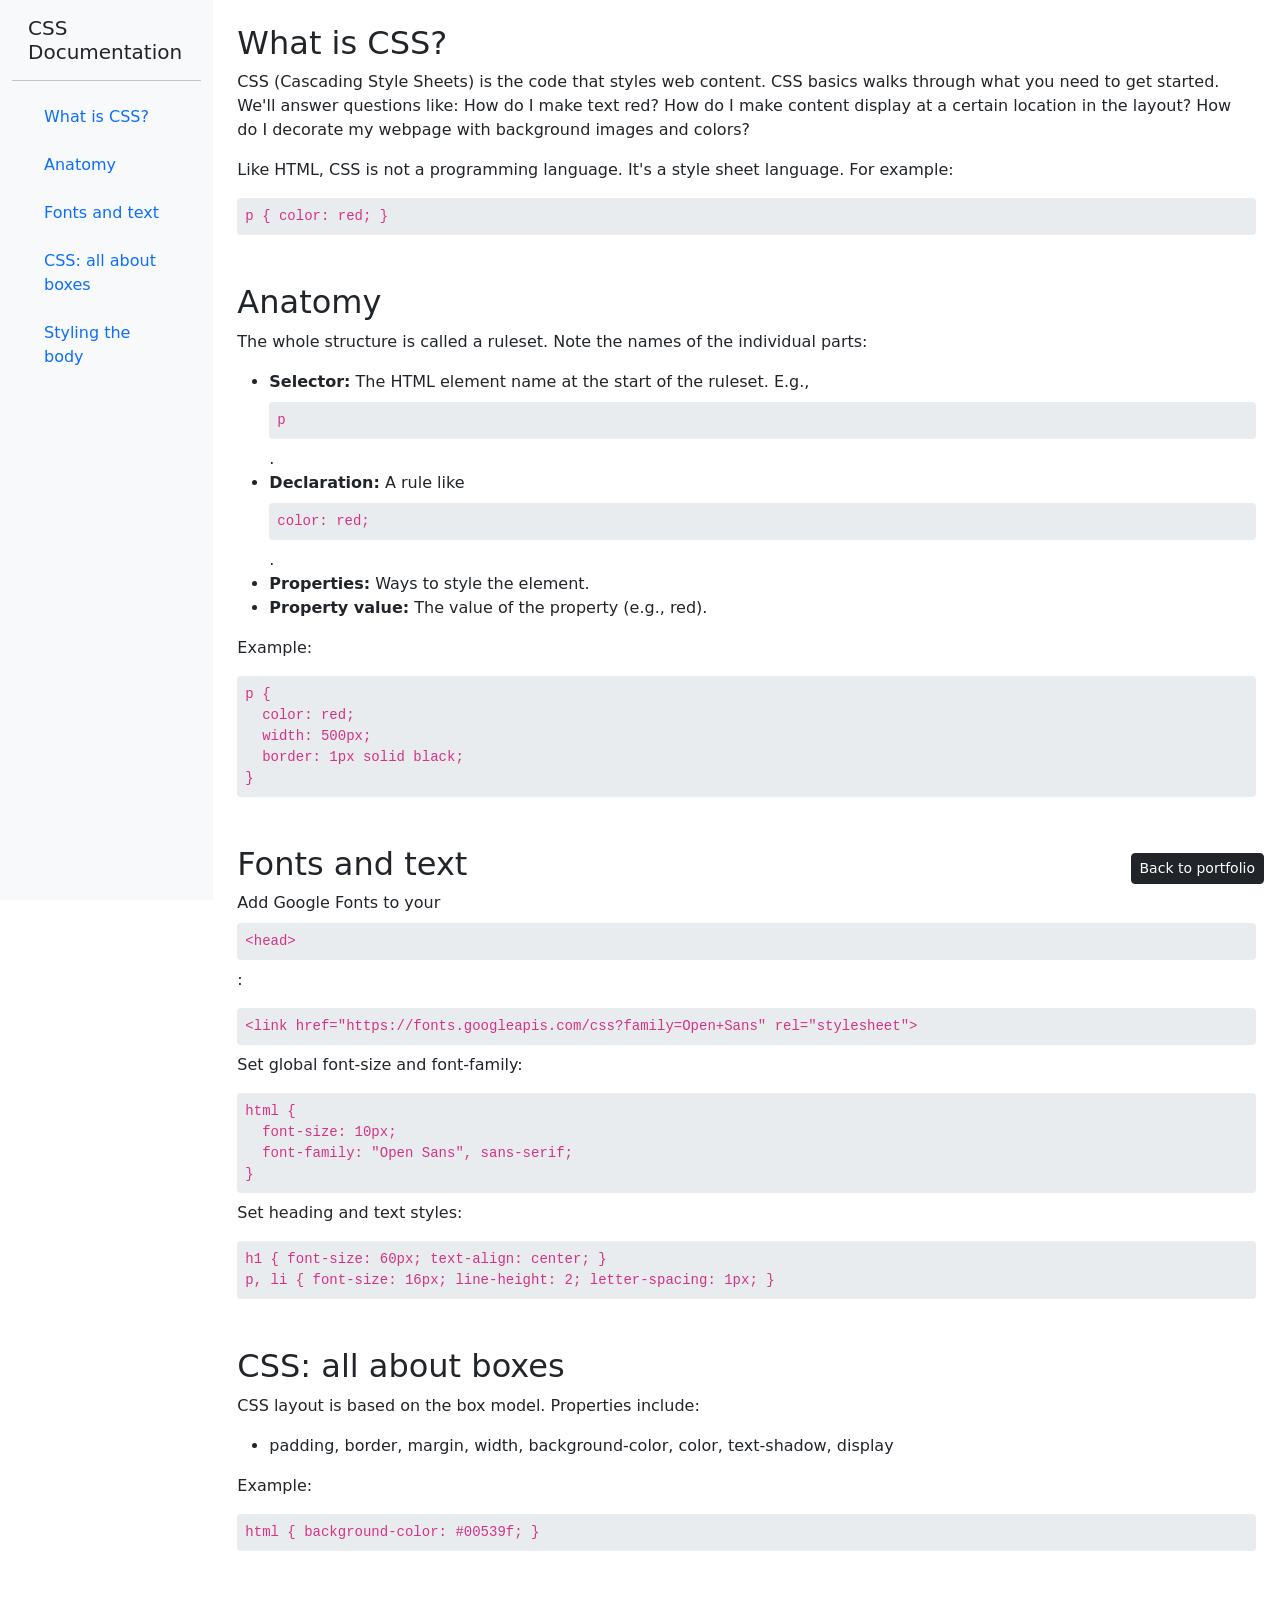
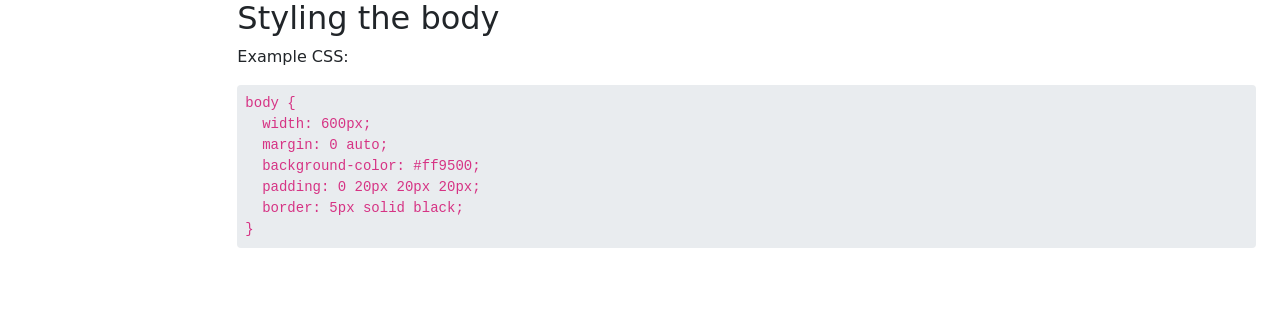
<file: proyectos/doc-page/index.html>
<!DOCTYPE html>
<html lang="en">

<head>
    <meta charset="UTF-8">
    <meta name="viewport" content="width=device-width, initial-scale=1.0">
    <title>CSS Documentation Page</title>
    <link rel="stylesheet" href="documentationpage.css">
    <link href="https://cdn.jsdelivr.net/npm/bootstrap@5.3.2/dist/css/bootstrap.min.css" rel="stylesheet">

</head>

<body>
    <a href="../../index.html" class="btn btn-dark btn-sm position-fixed bottom-0 end-0 m-3">
        Back to portfolio
    </a>
    <div class="container-fluid">
        <div class="row">
            <nav id="navbar" class="col-md-3 col-lg-2 d-md-block bg-light sidebar collapse">
                <div class="position-sticky">
                    <h5 class="px-3">CSS Documentation</h5>
                    <hr>
                    <div class="nav flex-column px-3">
                        <a class="nav-link" href="#What_is_CSS?">What is CSS?</a>
                        <a class="nav-link" href="#Anatomy">Anatomy</a>
                        <a class="nav-link" href="#Fonts_and_text">Fonts and text</a>
                        <a class="nav-link" href="#CSS:_all_about_boxes">CSS: all about boxes</a>
                        <a class="nav-link" href="#Styling_the_body">Styling the body</a>
                    </div>
                </div>
            </nav>
            <main id="main-doc" class="col-md-9 ms-sm-auto col-lg-10 px-md-4 py-4">
                <section id="What_is_CSS?" class="mb-5">
                    <h2>What is CSS?</h2>
                    <p>CSS (Cascading Style Sheets) is the code that styles web content. CSS basics walks through what
                        you need to get started. We'll answer questions like: How do I make text red?
                        How do I make content display at a certain location in the layout? How do I decorate my webpage
                        with background images and colors?</p>
                    <p>Like HTML, CSS is not a programming language. It's a style sheet language. For example:</p>
                    <code>p { color: red; }</code>
                </section>

                <section id="Anatomy" class="mb-5">
                    <h2>Anatomy</h2>
                    <p>The whole structure is called a ruleset. Note the names of the individual parts:</p>
                    <ul>
                        <li><strong>Selector:</strong> The HTML element name at the start of the ruleset. E.g.,
                            <code>p</code>.
                        </li>
                        <li><strong>Declaration:</strong> A rule like <code>color: red;</code>.</li>
                        <li><strong>Properties:</strong> Ways to style the element.</li>
                        <li><strong>Property value:</strong> The value of the property (e.g., red).</li>
                    </ul>
                    <p>Example:</p>
                    <code>
p {<br>
&nbsp;&nbsp;color: red;<br>
&nbsp;&nbsp;width: 500px;<br>
&nbsp;&nbsp;border: 1px solid black;<br>
}
          </code>
                </section>

                <section id="Fonts_and_text" class="mb-5">
                    <h2>Fonts and text</h2>
                    <p>Add Google Fonts to your <code>&lt;head&gt;</code>:</p>
                    <code>&lt;link href="https://fonts.googleapis.com/css?family=Open+Sans" rel="stylesheet"&gt;</code>
                    <p>Set global font-size and font-family:</p>
                    <code>
html {<br>
&nbsp;&nbsp;font-size: 10px;<br>
&nbsp;&nbsp;font-family: "Open Sans", sans-serif;<br>
}
          </code>
                    <p>Set heading and text styles:</p>
                    <code>
h1 { font-size: 60px; text-align: center; }<br>
p, li { font-size: 16px; line-height: 2; letter-spacing: 1px; }
          </code>
                </section>

                <section id="CSS:_all_about_boxes" class="mb-5">
                    <h2>CSS: all about boxes</h2>
                    <p>CSS layout is based on the box model. Properties include:</p>
                    <ul>
                        <li>padding, border, margin, width, background-color, color, text-shadow, display</li>
                    </ul>
                    <p>Example:</p>
                    <code>html { background-color: #00539f; }</code>
                </section>

                <section id="Styling_the_body" class="mb-5">
                    <h2>Styling the body</h2>
                    <p>Example CSS:</p>
                    <code>
body {<br>
&nbsp;&nbsp;width: 600px;<br>
&nbsp;&nbsp;margin: 0 auto;<br>
&nbsp;&nbsp;background-color: #ff9500;<br>
&nbsp;&nbsp;padding: 0 20px 20px 20px;<br>
&nbsp;&nbsp;border: 5px solid black;<br>
}
          </code>
                </section>
            </main>
        </div>
    </div>

    <script src="https://cdn.jsdelivr.net/npm/bootstrap@5.3.2/dist/js/bootstrap.bundle.min.js"></script>
</body>

</html>
</file>
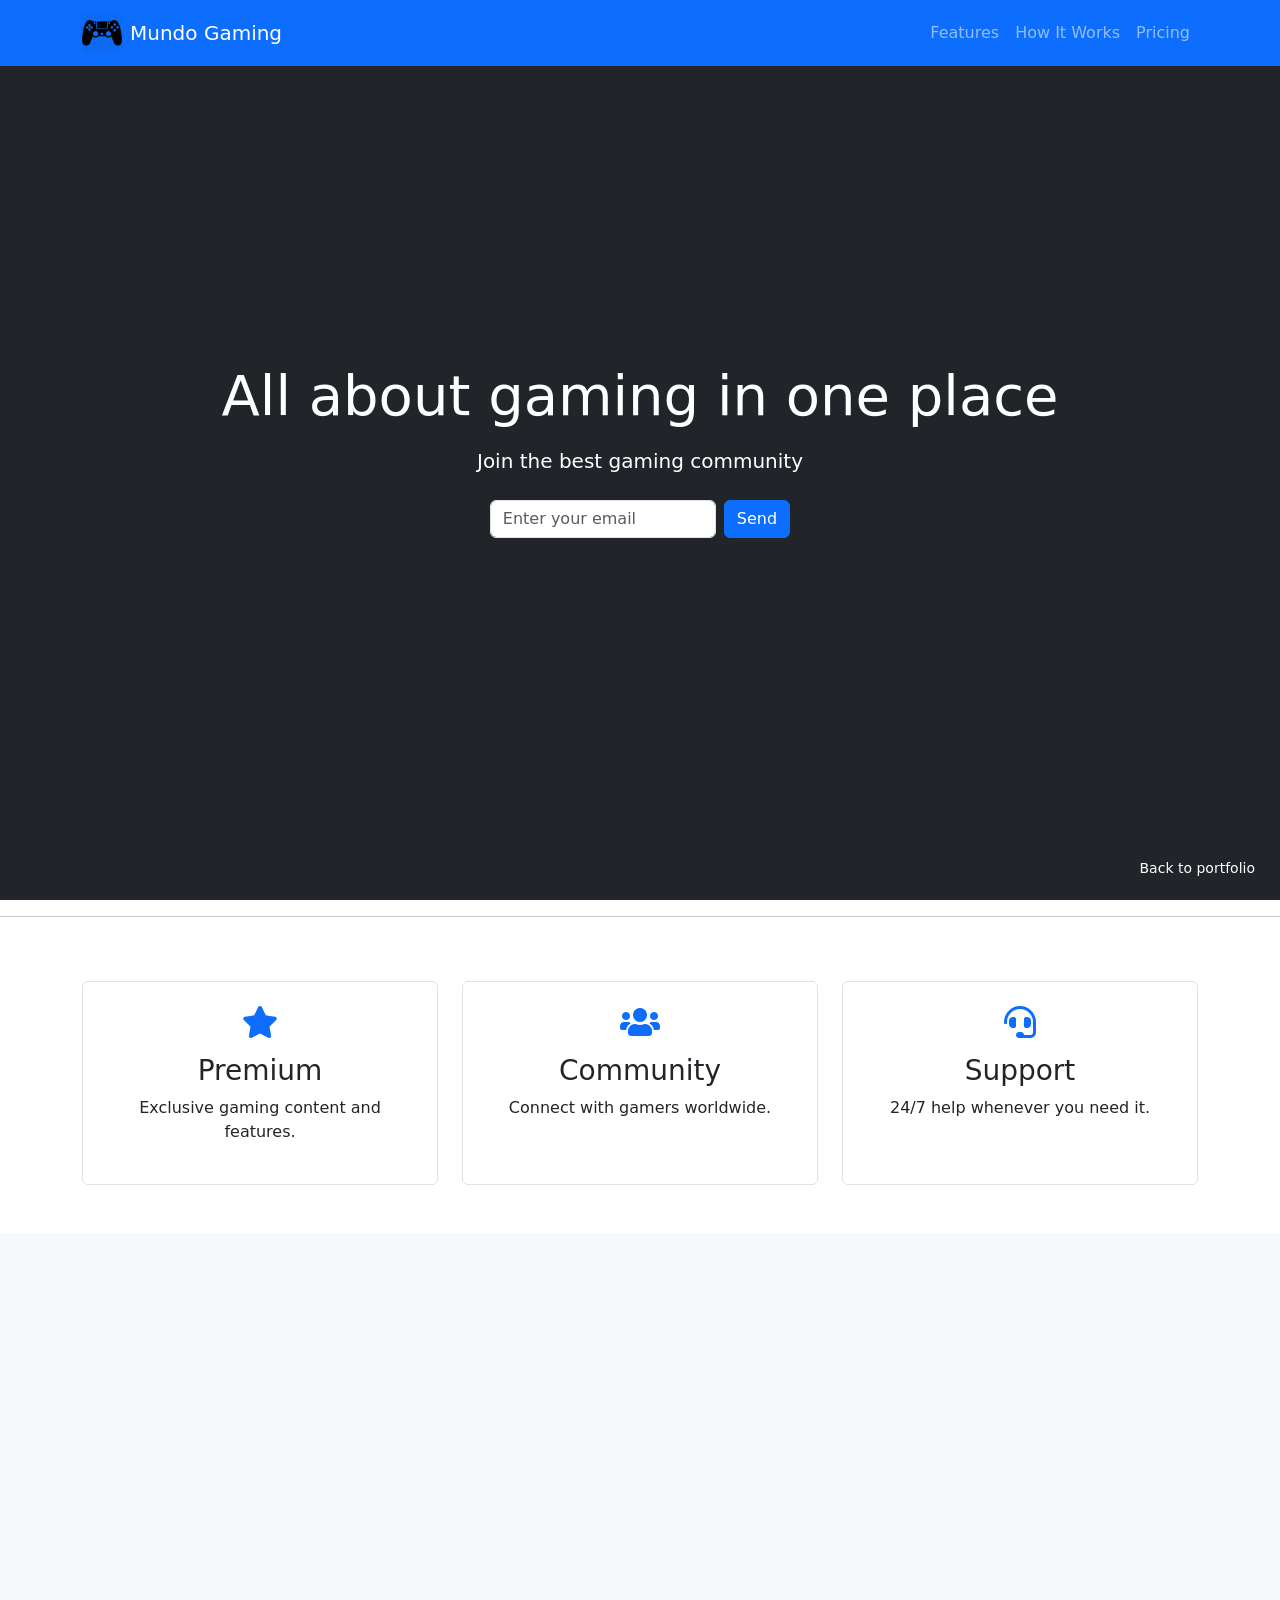
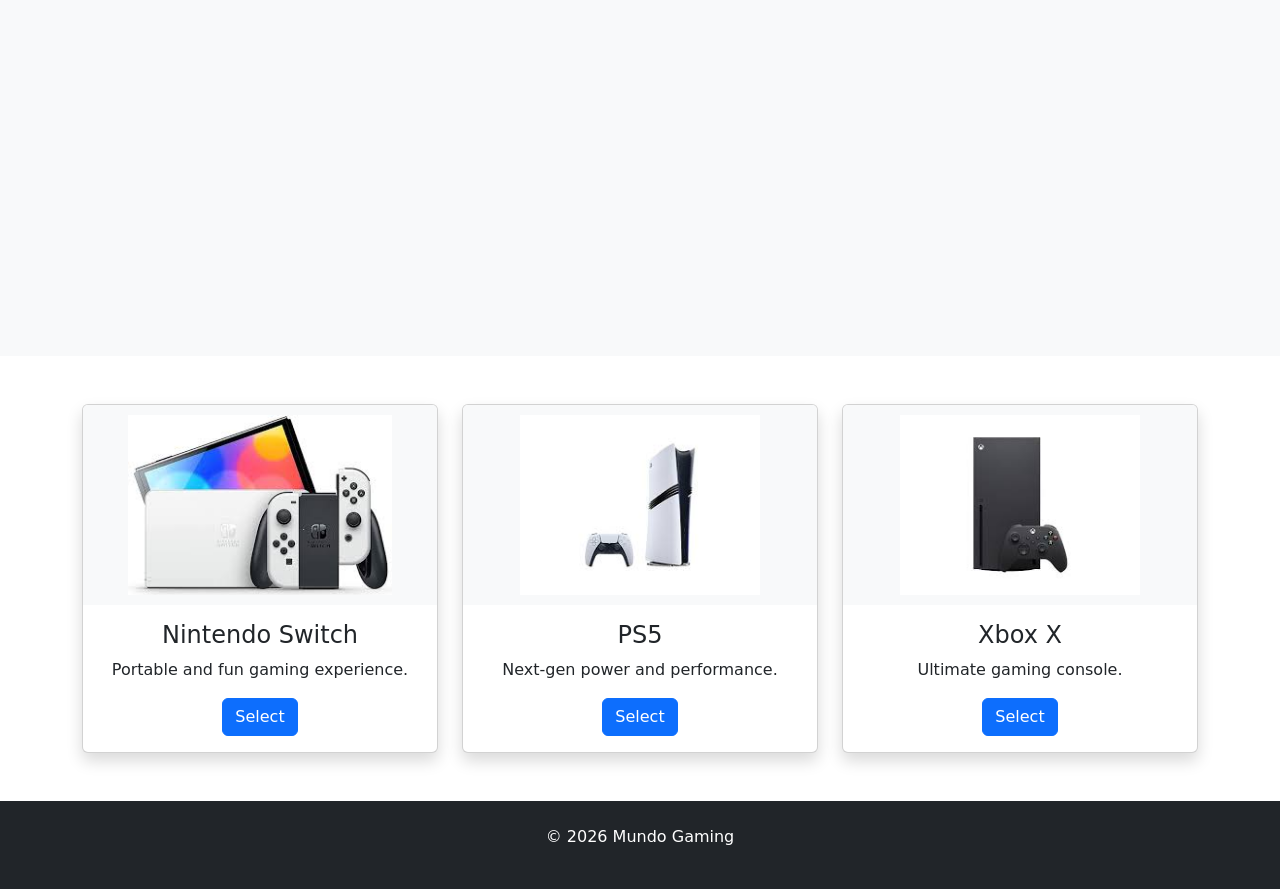
<file: proyectos/landing-page/index.html>
<!DOCTYPE html>
<html lang="en">

<head>
    <meta charset="UTF-8">
    <meta name="viewport" content="width=device-width, initial-scale=1.0">
    <title>Landpage</title>
    <link href="https://cdn.jsdelivr.net/npm/bootstrap@5.3.2/dist/css/bootstrap.min.css" rel="stylesheet">
    <link rel="stylesheet" href="landpage.css">
    <link rel="stylesheet" href="https://use.fontawesome.com/releases/v5.12.1/css/all.css" crossorigin="anonymous">
</head>

<body>
    <a href="../../index.html" class="btn btn-dark btn-sm position-fixed bottom-0 end-0 m-3">
        Back to portfolio
    </a>
    <header>
        <nav class="navbar navbar-expand-lg navbar-dark bg-primary fixed-top">
            <div class="container">

                <a class="navbar-brand d-flex align-items-center gap-2" href="#">
                    <img src="[data-uri]"
                        width="40">
                    Mundo Gaming
                </a>
                <button class="navbar-toggler" data-bs-toggle="collapse" data-bs-target="#nav">
                    <span class="navbar-toggler-icon"></span>
                </button>

                <div class="collapse navbar-collapse" id="nav">
                    <ul class="navbar-nav ms-auto">
                        <li class="nav-item"><a class="nav-link" href="#first-section">Features</a></li>
                        <li class="nav-item"><a class="nav-link" href="#second-section">How It Works</a></li>
                        <li class="nav-item"><a class="nav-link" href="#third-section">Pricing</a></li>
                    </ul>
                </div>

            </div>
        </nav>

    </header>
    <main id="main-doc">
        <section class="vh-100 d-flex align-items-center text-center bg-dark text-white">
            <div class="container">
                <h1 class="display-4 mb-3">All about gaming in one place</h1>
                <p class="lead mb-4">Join the best gaming community</p>

                <form class="d-flex justify-content-center gap-2 flex-wrap">
                    <input type="email" class="form-control w-auto" placeholder="Enter your email">
                    <button class="btn btn-primary">Send</button>
                </form>
            </div>
        </section>
        <hr>
        <section id="first-section" class="py-5">
            <div class="container text-center">
                <div class="row g-4">
                    <div class="col-md-4">
                        <div class="p-4 border rounded h-100">
                            <i class="fas fa-star fa-2x mb-3 text-primary"></i>
                            <h3>Premium</h3>
                            <p>Exclusive gaming content and features.</p>
                        </div>
                    </div>
                    <div class="col-md-4">
                        <div class="p-4 border rounded h-100">
                            <i class="fas fa-users fa-2x mb-3 text-primary"></i>
                            <h3>Community</h3>
                            <p>Connect with gamers worldwide.</p>
                        </div>
                    </div>
                    <div class="col-md-4">
                        <div class="p-4 border rounded h-100">
                            <i class="fas fa-headset fa-2x mb-3 text-primary"></i>
                            <h3>Support</h3>
                            <p>24/7 help whenever you need it.</p>
                        </div>
                    </div>
                </div>
            </div>
        </section>
        <section id="second-section" class="py-5 bg-light">
            <div class="container text-center">
                <div class="ratio ratio-16x9">
                    <iframe src="https://www.youtube.com/watch?v=RkC0l4iekYo&pp=0gcJCdYKAYcqIYzv"
                        allowfullscreen></iframe>
                </div>
            </div>
        </section>
        <section id="third-section" class="py-5">
            <div class="container">
                <div class="row g-4 text-center">
                    <div class="col-md-4">
                        <div class="card h-100 shadow">
                            <img src="[data-uri]"
                                class="card-img-top" alt="Nintendo Switch">
                            <div class="card-body">
                                <h4 class="card-title">Nintendo Switch</h4>
                                <p class="card-text">Portable and fun gaming experience.</p>
                                <button class="btn btn-primary">Select</button>
                            </div>
                        </div>
                    </div>
                    <div class="col-md-4">
                        <div class="card h-100 shadow">
                            <img src="[data-uri]"
                                class="card-img-top" alt="PS5">
                            <div class="card-body">
                                <h4 class="card-title">PS5</h4>
                                <p class="card-text">Next-gen power and performance.</p>
                                <button class="btn btn-primary">Select</button>
                            </div>
                        </div>
                    </div>
                    <div class="col-md-4">
                        <div class="card h-100 shadow">
                            <img src="[data-uri]"
                                class="card-img-top" alt="Xbox Series X">
                            <div class="card-body">
                                <h4 class="card-title">Xbox X</h4>
                                <p class="card-text">Ultimate gaming console.</p>
                                <button class="btn btn-primary">Select</button>
                            </div>
                        </div>
                    </div>
                </div>
            </div>
        </section>
    </main>
    <footer class="bg-dark text-white text-center py-4">
        <p>© 2026 Mundo Gaming</p>
    </footer>
</body>

</html>
</file>
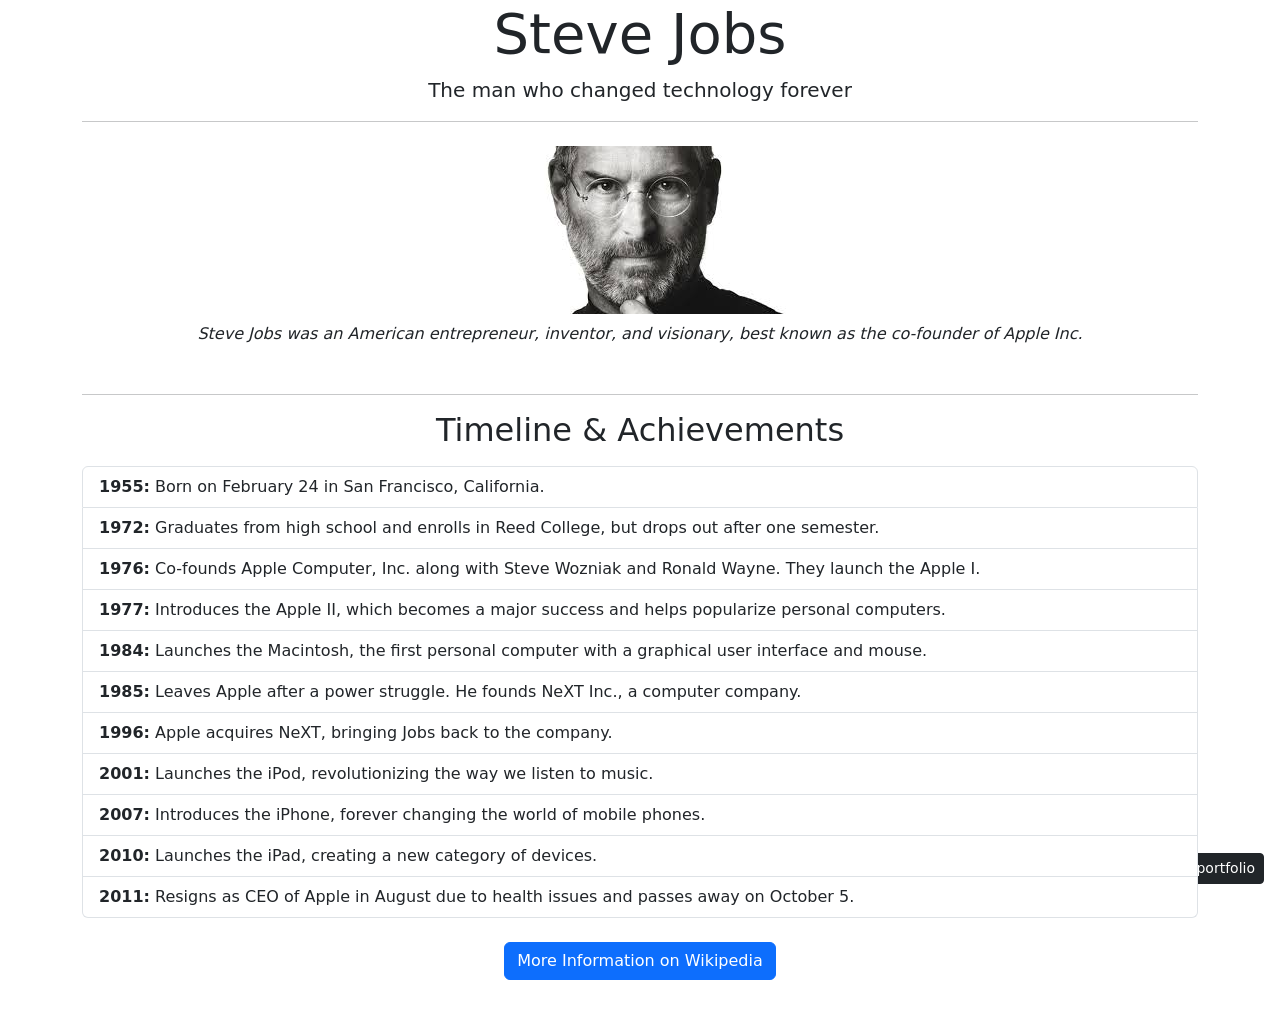
<file: proyectos/tribute-page/index.html>
<!DOCTYPE html>
<html lang="en">

<head>
    <meta charset="UTF-8">
    <meta name="viewport" content="width=device-width, initial-scale=1.0">
    <!-- <link rel="stylesheet" href="page.css"> -->
    <title>Tribute Page</title>
    <link href="https://cdn.jsdelivr.net/npm/bootstrap@5.3.2/dist/css/bootstrap.min.css" rel="stylesheet">
</head>

<body>

    <a href="../../index.html" class="btn btn-dark btn-sm position-fixed bottom-0 end-0 m-3">
        Back to portfolio
    </a>
    <main class="container">

        <header class="text-center mb-4">
            <h1 id="title" class="display-4">Steve Jobs</h1>
            <p class="lead">The man who changed technology forever</p>
            <hr>
        </header>

        <div id="img-div" class="text-center mb-5">
            <img id="image"
                src="[data-uri]"></img>

            <figcaption id="img-caption" class="mt-2 fst-italic">
                Steve Jobs was an American entrepreneur, inventor, and visionary, best known as the co-founder of Apple
                Inc.
            </figcaption>
        </div>
        <hr>
        </hr>
        <section id="tribute-info" class="mb-5">
            <h2 class="mb-3 text-center">Timeline & Achievements</h2>
            <ul class="list-group">
                <li class="list-group-item"><b>1955:</b> Born on February 24 in San Francisco, California.</li>
                <li class="list-group-item"><b>1972:</b> Graduates from high school and enrolls in Reed College, but
                    drops out after one semester.</li>
                <li class="list-group-item"><b>1976:</b> Co-founds Apple Computer, Inc. along with Steve Wozniak and
                    Ronald Wayne. They launch the Apple I.</li>
                <li class="list-group-item"><b>1977:</b> Introduces the Apple II, which becomes a major success and
                    helps popularize personal computers.</li>
                <li class="list-group-item"><b>1984:</b> Launches the Macintosh, the first personal computer with a
                    graphical user interface and mouse.</li>
                <li class="list-group-item"><b>1985:</b> Leaves Apple after a power struggle. He founds NeXT Inc., a
                    computer company.</li>
                <li class="list-group-item"><b>1996:</b> Apple acquires NeXT, bringing Jobs back to the company.</li>
                <li class="list-group-item"><b>2001:</b> Launches the iPod, revolutionizing the way we listen to music.
                </li>
                <li class="list-group-item"><b>2007:</b> Introduces the iPhone, forever changing the world of mobile
                    phones.</li>
                <li class="list-group-item"><b>2010:</b> Launches the iPad, creating a new category of devices.</li>
                <li class="list-group-item"><b>2011:</b> Resigns as CEO of Apple in August due to health issues and
                    passes away on October 5.</li>
            </ul>


            <div class="text-center mt-4">
                <a id="tribute-link" href="https://es.wikipedia.org/wiki/Steve_Jobs" target="_blank"
                    class="btn btn-primary">
                    More Information on Wikipedia
                </a>
            </div>
        </section>

    </main>
</body>
</body>

</html>
</file>
<file: proyectos/doc-page/documentationpage.css>
#navbar {
    position: sticky;
    top: 0;
    height: 100vh;
    overflow-y: auto;
    padding-top: 1rem;
    background-color: #f8f9fa;
}

#main-doc {
    scroll-behavior: smooth;
}

.nav-link {
    margin-bottom: 0.5rem;
}

code {
    display: block;
    background-color: #e9ecef;
    padding: 0.5rem;
    margin: 0.5rem 0;
    border-radius: 4px;
}

* {}
</file>
<file: proyectos/landing-page/landpage.css>
.card {
    transition: transform 0.3s, box-shadow 0.3s;
}

.card:hover {
    transform: translateY(-10px);
    box-shadow: 0 10px 25px rgba(0, 0, 0, 0.3);
}

.card-img-top {
    height: 200px;
    object-fit: contain;
    padding: 10px;
    background: #f8f9fa;
}

.navbar-brand img {
    background: transparent;
    mix-blend-mode: multiply;
}

#second-section {
    background: red;
    z-index: 20;
}
</file>
<file: proyectos/tribute-page/page.css>
* {
    padding: 0;
    margin: 0;
    box-sizing: border-box;
    background-color: rgb(208, 201, 201);
    font-family: Arial, Helvetica, sans-serif;
}



#main {
    display: flex;
    justify-content: center;
    flex-direction: column;
}

h1,
p {
    text-align: center;
    margin: 5px;
    font-family: Verdana, Geneva, Tahoma, sans-serif;
    color: rgb(2, 7, 11);
}

#img-div {
    width: 100%;
    height: 70%;
    display: flex;
    flex-direction: column;
}

hr {
    align-self: center;
    height: 2px;
    width: 80%;
    background-color: rgb(1, 32, 32);
}

#image {
    align-self: center;
    margin: 20px;
    max-width: 100%;
    width: 350px;
    height: auto;
    min-height: 60vh;
    border-radius: 1%;
    border: 2px solid rgb(12, 6, 4);
    object-fit: contain;
    background-color: black;
}

#img-caption {
    padding: 30px;
    font-size: 26px;
    text-align: center;
}

#tribute-info {
    display: flex;
    justify-content: center;
    flex-direction: column;
}

ul {
    list-style: square;
    display: flex;
    justify-content: center;
    flex-direction: column;
    text-align: center;
    margin: auto;
}

li {
    align-self: center;
    margin-top: 20px;
    text-align: left;

}

a {
    align-self: center;
    margin-top: 50px;
    margin-bottom: 30px;
    text-decoration: none;
    color: white;
}
</file>
